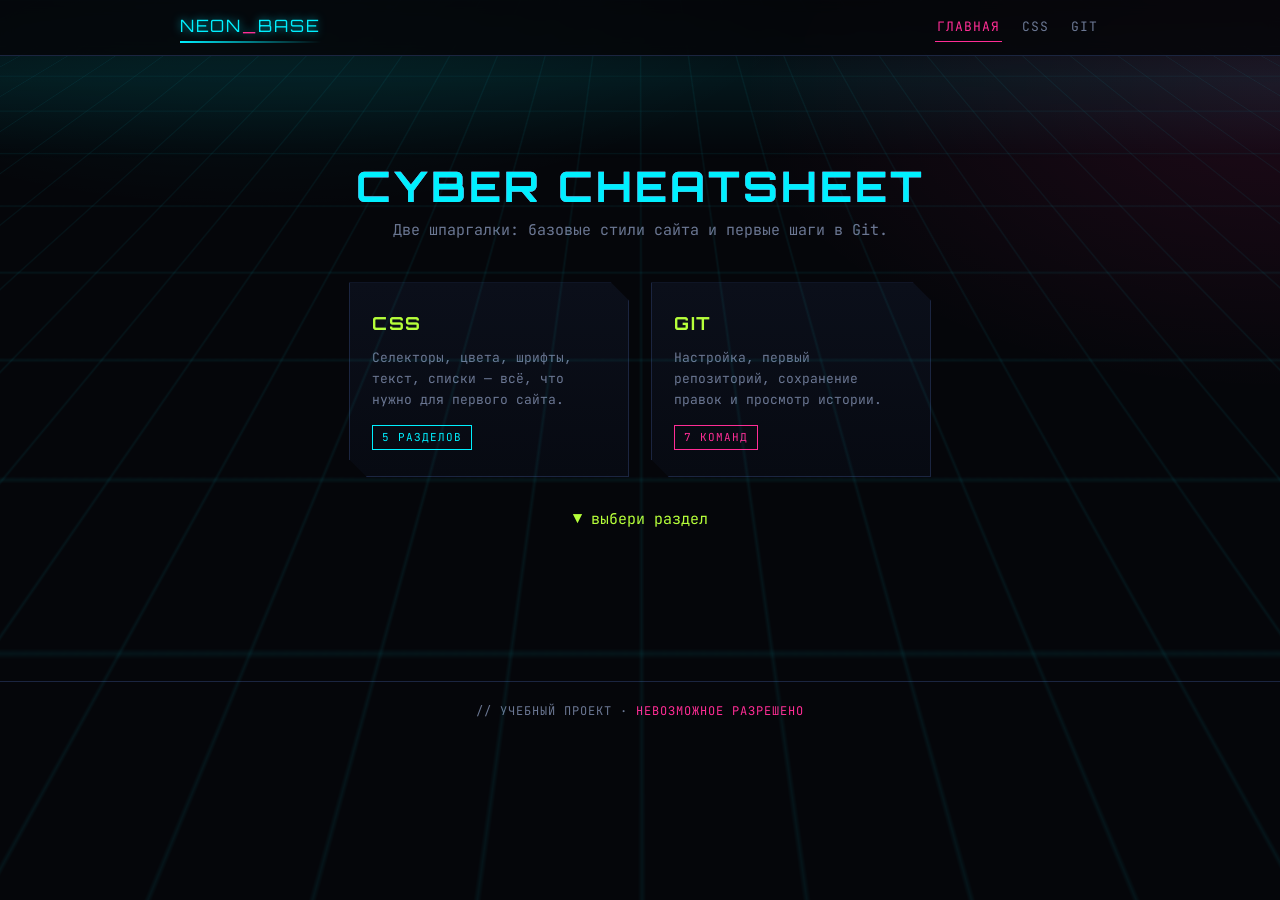
<file: index.html>
<!DOCTYPE html>
<html lang="ru">
<head>
    <meta charset="UTF-8">
    <meta name="viewport" content="width=device-width, initial-scale=1.0">
    <title>// КИБЕР-ШПАРГАЛКА — CSS и Git</title>

    <!-- Шрифты с Google Fonts. Если интернета нет — сработают запасные
         шрифты, указанные в переменных --font-head и --font-mono в style.css -->
    <link rel="preconnect" href="https://fonts.googleapis.com">
    <link rel="preconnect" href="https://fonts.gstatic.com" crossorigin>
    <link href="https://fonts.googleapis.com/css2?family=Orbitron:wght@500;700&family=JetBrains+Mono:wght@400;700&display=swap" rel="stylesheet">

    <link rel="stylesheet" href="style.css">
</head>
<body>

    <!-- Бегущая полоса сканирования — чисто декоративная -->
    <div class="scanline" aria-hidden="true"></div>

    <!-- ШАПКА -->
    <header class="topbar">
        <div class="topbar__inner">
            <a class="logo" href="index.html">NEON<span>_</span>BASE</a>
            <nav class="nav">
                <a href="index.html" class="active">Главная</a>
                <a href="css.html">CSS</a>
                <a href="git.html">Git</a>
            </nav>
        </div>
    </header>

    <main class="wrap">

        <!-- ГЕРОЙ -->
        <section class="hero">
            <!-- Для глитч-эффекта текст дублируется в атрибуте data-text -->
            <h1 id="qq" class="glitch" data-text="CYBER CHEATSHEET">CYBER CHEATSHEET</h1>
            <p class="lead">Две шпаргалки: базовые стили сайта и первые шаги в Git.</p>

            <div class="hero__cards">

                <!-- Карточка-ссылка на шпаргалку CSS -->
                <a class="card hero__card" href="css.html">
                    <h3>CSS</h3>
                    <p>Селекторы, цвета, шрифты, текст, списки — всё, что нужно для первого сайта.</p>
                    <span class="tag">5 разделов</span>
                </a>

                <!-- Карточка-ссылка на шпаргалку Git -->
                <a class="card hero__card" href="git.html">
                    <h3>GIT</h3>
                    <p>Настройка, первый репозиторий, сохранение правок и просмотр истории.</p>
                    <span class="tag tag--magenta">7 команд</span>
                </a>

            </div>

            <p class="blink">▼ выбери раздел</p>
        </section>

    </main>

    <footer class="footer">
        <div class="wrap">// УЧЕБНЫЙ ПРОЕКТ · <span>НЕВОЗМОЖНОЕ РАЗРЕШЕНО</span></div>
    </footer>

</body>
</html>
</file>
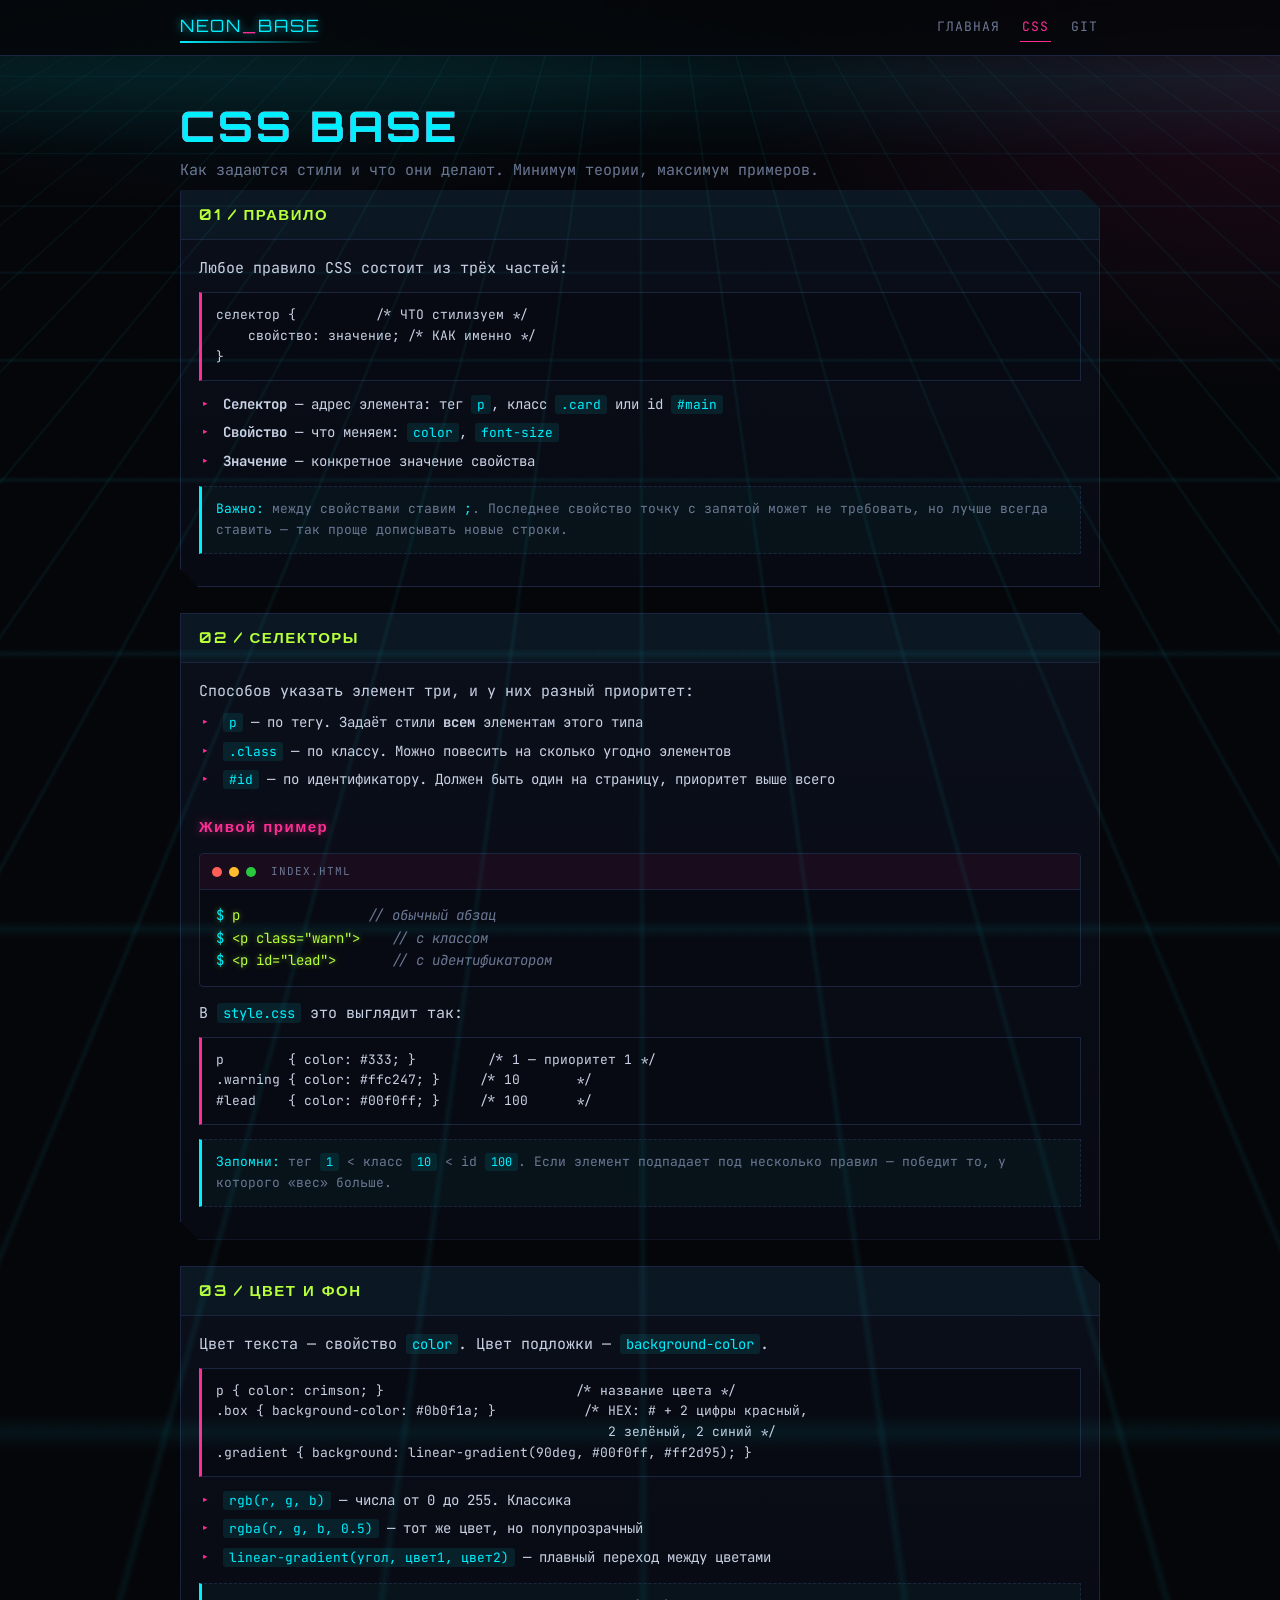
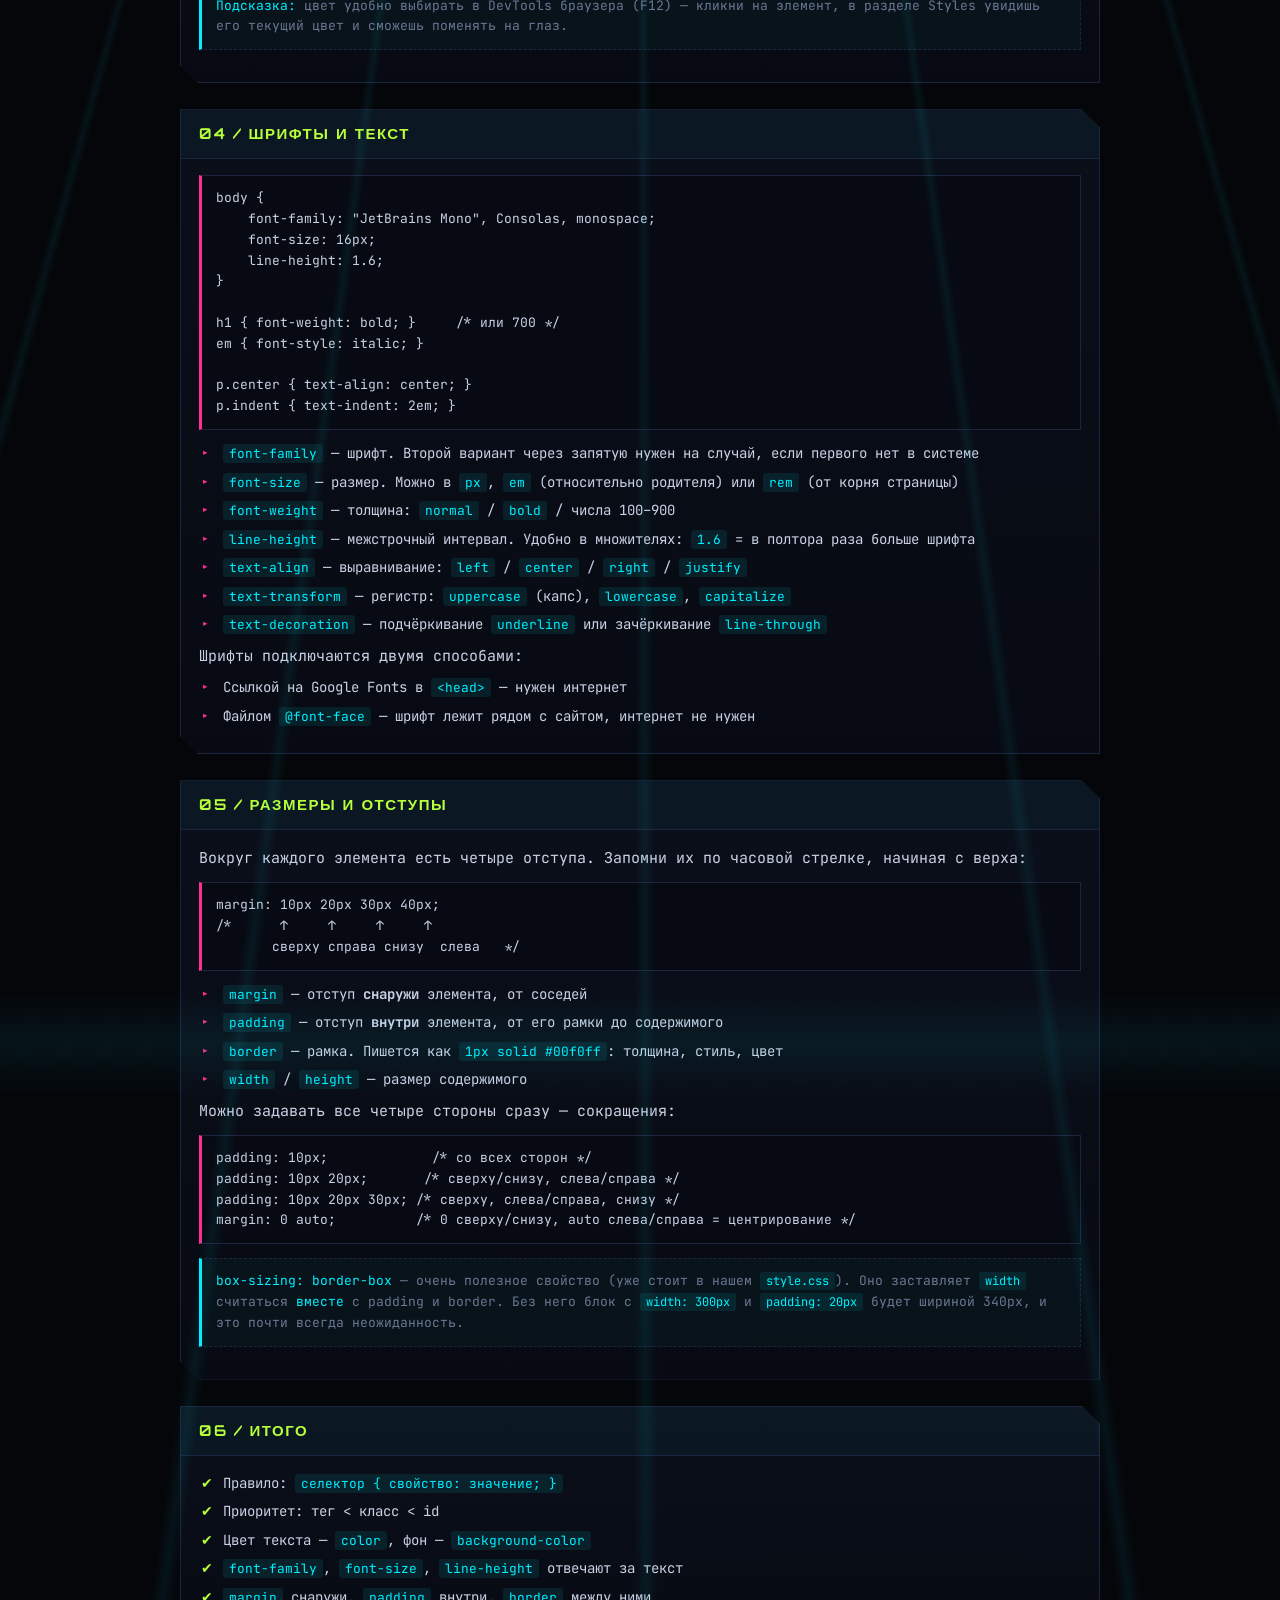
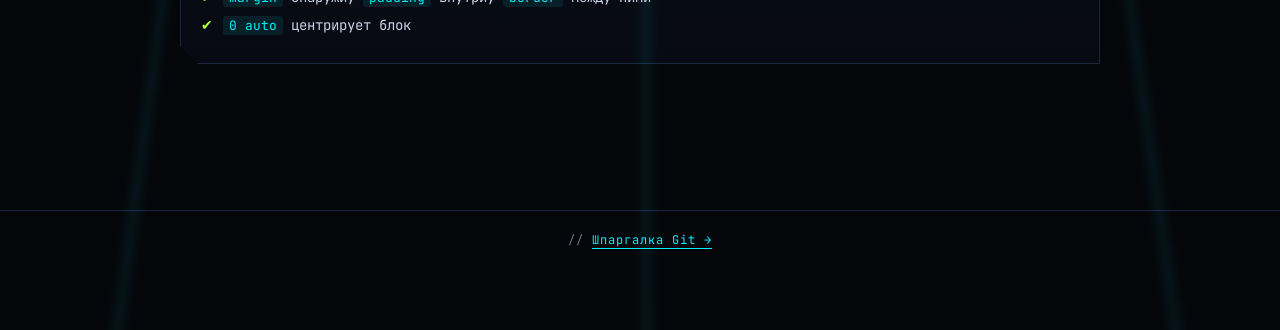
<file: css.html>
<!DOCTYPE html>
<html lang="ru">
<head>
    <meta charset="UTF-8">
    <meta name="viewport" content="width=device-width, initial-scale=1.0">
    <title>CSS — базовая шпаргалка</title>

    <link rel="preconnect" href="https://fonts.googleapis.com">
    <link rel="preconnect" href="https://fonts.gstatic.com" crossorigin>
    <link href="https://fonts.googleapis.com/css2?family=Orbitron:wght@500;700&family=JetBrains+Mono:wght@400;700&display=swap" rel="stylesheet">

    <link rel="stylesheet" href="style.css">
</head>
<body>

    <div class="scanline" aria-hidden="true"></div>

    <header class="topbar">
        <div class="topbar__inner">
            <a class="logo" href="index.html">NEON<span>_</span>BASE</a>
            <nav class="nav">
                <a href="index.html">Главная</a>
                <a href="css.html" class="active">CSS</a>
                <a href="git.html">Git</a>
            </nav>
        </div>
    </header>

    <main class="wrap">

        <h1 class="glitch" data-text="CSS BASE">CSS BASE</h1>
        <p class="lead">Как задаются стили и что они делают. Минимум теории, максимум примеров.</p>

        <!-- ============ 1. СТРУКТУРА ПРАВИЛА ============ -->
        <section class="panel">
            <div class="panel__head"><h3>01 / Правило</h3></div>
            <div class="panel__body">

                <p>Любое правило CSS состоит из трёх частей:</p>

                <pre>селектор {          /* ЧТО стилизуем */
    свойство: значение; /* КАК именно */
}</pre>

                <ul class="list">
                    <li><b>Селектор</b> — адрес элемента: тег <code>p</code>, класс <code>.card</code> или id <code>#main</code></li>
                    <li><b>Свойство</b> — что меняем: <code>color</code>, <code>font-size</code></li>
                    <li><b>Значение</b> — конкретное значение свойства</li>
                </ul>

                <div class="hint">
                    <b>Важно:</b> между свойствами ставим <b>;</b>. Последнее свойство точку с запятой может не требовать,
                    но лучше всегда ставить — так проще дописывать новые строки.
                </div>

            </div>
        </section>

        <!-- ============ 2. СЕЛЕКТОРЫ ============ -->
        <section class="panel">
            <div class="panel__head"><h3>02 / Селекторы</h3></div>
            <div class="panel__body">

                <p>Способов указать элемент три, и у них разный приоритет:</p>

                <ul class="list">
                    <li><code>p</code> — по тегу. Задаёт стили <b>всем</b> элементам этого типа</li>
                    <li><code>.class</code> — по классу. Можно повесить на сколько угодно элементов</li>
                    <li><code>#id</code> — по идентификатору. Должен быть один на страницу, приоритет выше всего</li>
                </ul>

                <h2>Живой пример</h2>

                <div class="terminal">
                    <div class="terminal__bar">
                        <span class="dot dot--red"></span>
                        <span class="dot dot--amber"></span>
                        <span class="dot dot--green"></span>
                        <span class="terminal__title">index.html</span>
                    </div>
                    <div class="terminal__body"><span class="cmd">p</span>              <span class="cmd__comment">// обычный абзац</span>
<span class="cmd">&lt;p class="warn"&gt;</span>  <span class="cmd__comment">// с классом</span>
<span class="cmd">&lt;p id="lead"&gt;</span>     <span class="cmd__comment">// с идентификатором</span></div></div>

                <p>В <code>style.css</code> это выглядит так:</p>

                <pre>p        { color: #333; }         /* 1 — приоритет 1 */
.warning { color: #ffc247; }     /* 10       */
#lead    { color: #00f0ff; }     /* 100      */</pre>

                <div class="hint">
                    <b>Запомни:</b> тег <code>1</code> &lt; класс <code>10</code> &lt; id <code>100</code>.
                    Если элемент подпадает под несколько правил — победит то, у которого «вес» больше.
                </div>

            </div>
        </section>

        <!-- ============ 3. ЦВЕТА И ФОН ============ -->
        <section class="panel">
            <div class="panel__head"><h3>03 / Цвет и фон</h3></div>
            <div class="panel__body">

                <p>Цвет текста — свойство <code>color</code>. Цвет подложки — <code>background-color</code>.</p>

                <pre>p { color: crimson; }                        /* название цвета */
.box { background-color: #0b0f1a; }           /* HEX: # + 2 цифры красный,
                                                 2 зелёный, 2 синий */
.gradient { background: linear-gradient(90deg, #00f0ff, #ff2d95); }</pre>

                <ul class="list">
                    <li><code>rgb(r, g, b)</code> — числа от 0 до 255. Классика</li>
                    <li><code>rgba(r, g, b, 0.5)</code> — тот же цвет, но полупрозрачный</li>
                    <li><code>linear-gradient(угол, цвет1, цвет2)</code> — плавный переход между цветами</li>
                </ul>

                <div class="hint">
                    <b>Подсказка:</b> цвет удобно выбирать в DevTools браузера (F12) — кликни на элемент,
                    в разделе Styles увидишь его текущий цвет и сможешь поменять на глаз.
                </div>

            </div>
        </section>

        <!-- ============ 4. ШРИФТЫ И ТЕКСТ ============ -->
        <section class="panel">
            <div class="panel__head"><h3>04 / Шрифты и текст</h3></div>
            <div class="panel__body">

                <pre>body {
    font-family: "JetBrains Mono", Consolas, monospace;
    font-size: 16px;
    line-height: 1.6;
}

h1 { font-weight: bold; }     /* или 700 */
em { font-style: italic; }

p.center { text-align: center; }
p.indent { text-indent: 2em; }</pre>

                <ul class="list">
                    <li><code>font-family</code> — шрифт. Второй вариант через запятую нужен на случай, если первого нет в системе</li>
                    <li><code>font-size</code> — размер. Можно в <code>px</code>, <code>em</code> (относительно родителя) или <code>rem</code> (от корня страницы)</li>
                    <li><code>font-weight</code> — толщина: <code>normal</code> / <code>bold</code> / числа 100–900</li>
                    <li><code>line-height</code> — межстрочный интервал. Удобно в множителях: <code>1.6</code> = в полтора раза больше шрифта</li>
                    <li><code>text-align</code> — выравнивание: <code>left</code> / <code>center</code> / <code>right</code> / <code>justify</code></li>
                    <li><code>text-transform</code> — регистр: <code>uppercase</code> (капс), <code>lowercase</code>, <code>capitalize</code></li>
                    <li><code>text-decoration</code> — подчёркивание <code>underline</code> или зачёркивание <code>line-through</code></li>
                </ul>

                <p>Шрифты подключаются двумя способами:</p>
                <ul class="list">
                    <li>Ссылкой на Google Fonts в <code>&lt;head&gt;</code> — нужен интернет</li>
                    <li>Файлом <code>@font-face</code> — шрифт лежит рядом с сайтом, интернет не нужен</li>
                </ul>

            </div>
        </section>

        <!-- ============ 5. РАЗМЕРЫ И ОТСТУПЫ ============ -->
        <section class="panel">
            <div class="panel__head"><h3>05 / Размеры и отступы</h3></div>
            <div class="panel__body">

                <p>Вокруг каждого элемента есть четыре отступа. Запомни их по часовой стрелке, начиная с верха:</p>

                <pre>margin: 10px 20px 30px 40px;
/*      ↑     ↑     ↑     ↑
       сверху справа снизу  слева   */</pre>

                <ul class="list">
                    <li><code>margin</code> — отступ <b>снаружи</b> элемента, от соседей</li>
                    <li><code>padding</code> — отступ <b>внутри</b> элемента, от его рамки до содержимого</li>
                    <li><code>border</code> — рамка. Пишется как <code>1px solid #00f0ff</code>: толщина, стиль, цвет</li>
                    <li><code>width</code> / <code>height</code> — размер содержимого</li>
                </ul>

                <p>Можно задавать все четыре стороны сразу — сокращения:</p>

                <pre>padding: 10px;             /* со всех сторон */
padding: 10px 20px;       /* сверху/снизу, слева/справа */
padding: 10px 20px 30px; /* сверху, слева/справа, снизу */
margin: 0 auto;          /* 0 сверху/снизу, auto слева/справа = центрирование */</pre>

                <div class="hint">
                    <b>box-sizing: border-box</b> — очень полезное свойство (уже стоит в нашем <code>style.css</code>).
                    Оно заставляет <code>width</code> считаться <b>вместе</b> с padding и border.
                    Без него блок с <code>width: 300px</code> и <code>padding: 20px</code> будет шириной 340px,
                    и это почти всегда неожиданность.
                </div>

            </div>
        </section>

        <!-- ============ ЧЕКЛИСТ ============ -->
        <section class="panel">
            <div class="panel__head"><h3>06 / Итого</h3></div>
            <div class="panel__body">
                <ul class="list list--ok">
                    <li>Правило: <code>селектор { свойство: значение; }</code></li>
                    <li>Приоритет: тег &lt; класс &lt; id</li>
                    <li>Цвет текста — <code>color</code>, фон — <code>background-color</code></li>
                    <li><code>font-family</code>, <code>font-size</code>, <code>line-height</code> отвечают за текст</li>
                    <li><code>margin</code> снаружи, <code>padding</code> внутри, <code>border</code> между ними</li>
                    <li><code>0 auto</code> центрирует блок</li>
                </ul>
            </div>
        </section>

    </main>

    <footer class="footer">
        <div class="wrap">// <a href="git.html">Шпаргалка Git →</a></div>
    </footer>

</body>
</html>
</file>
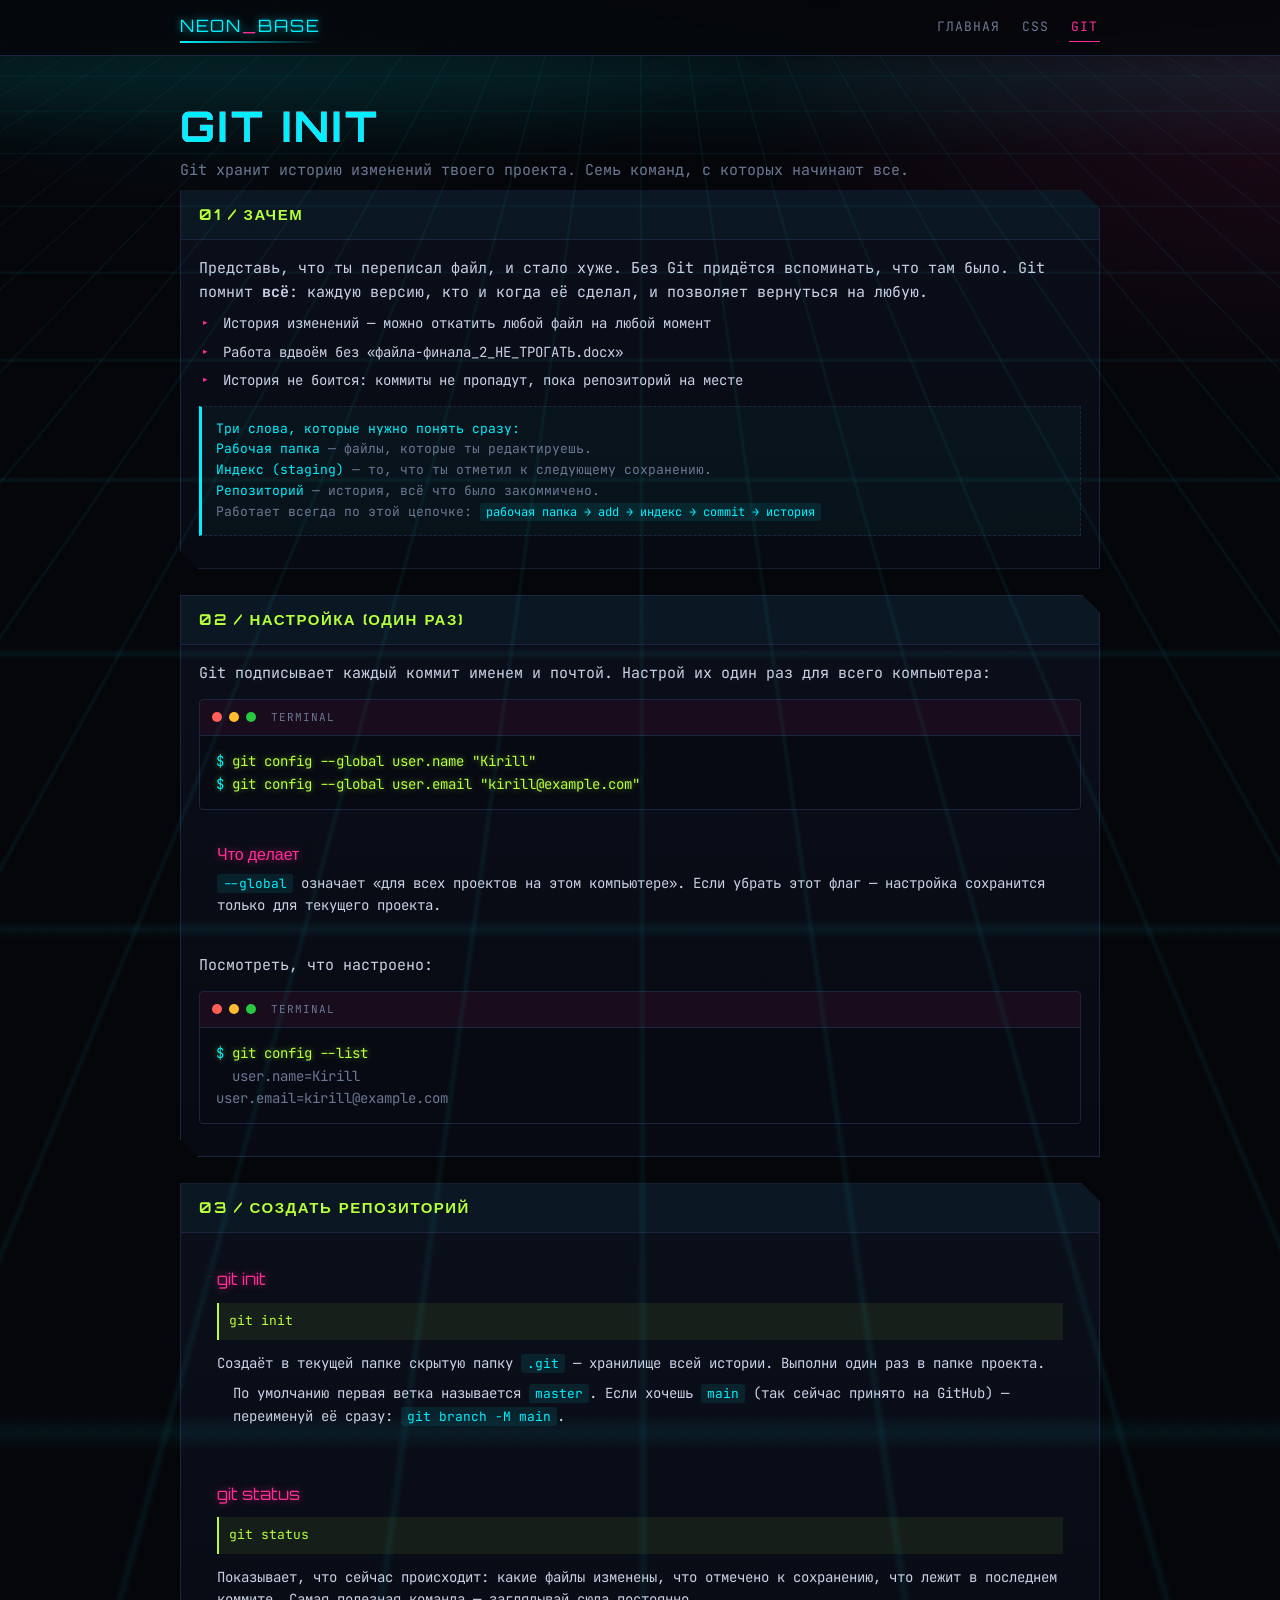
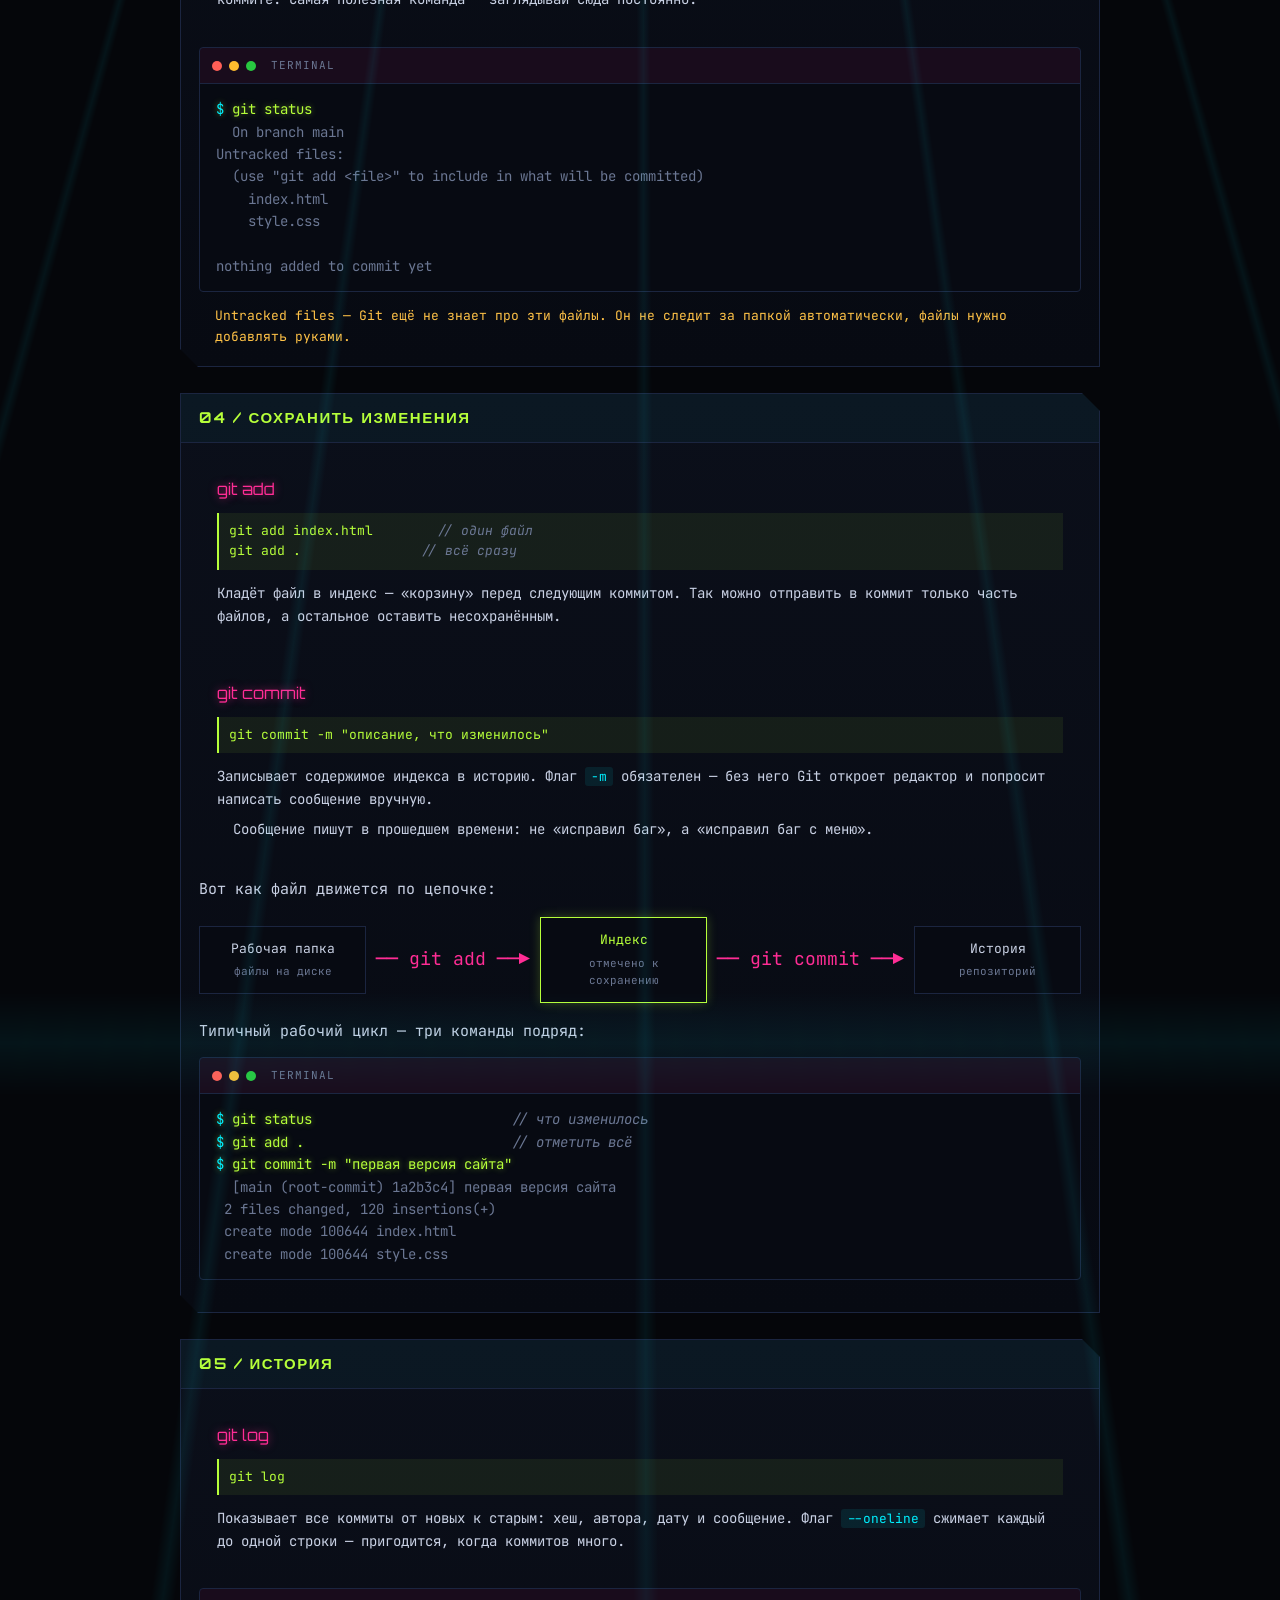
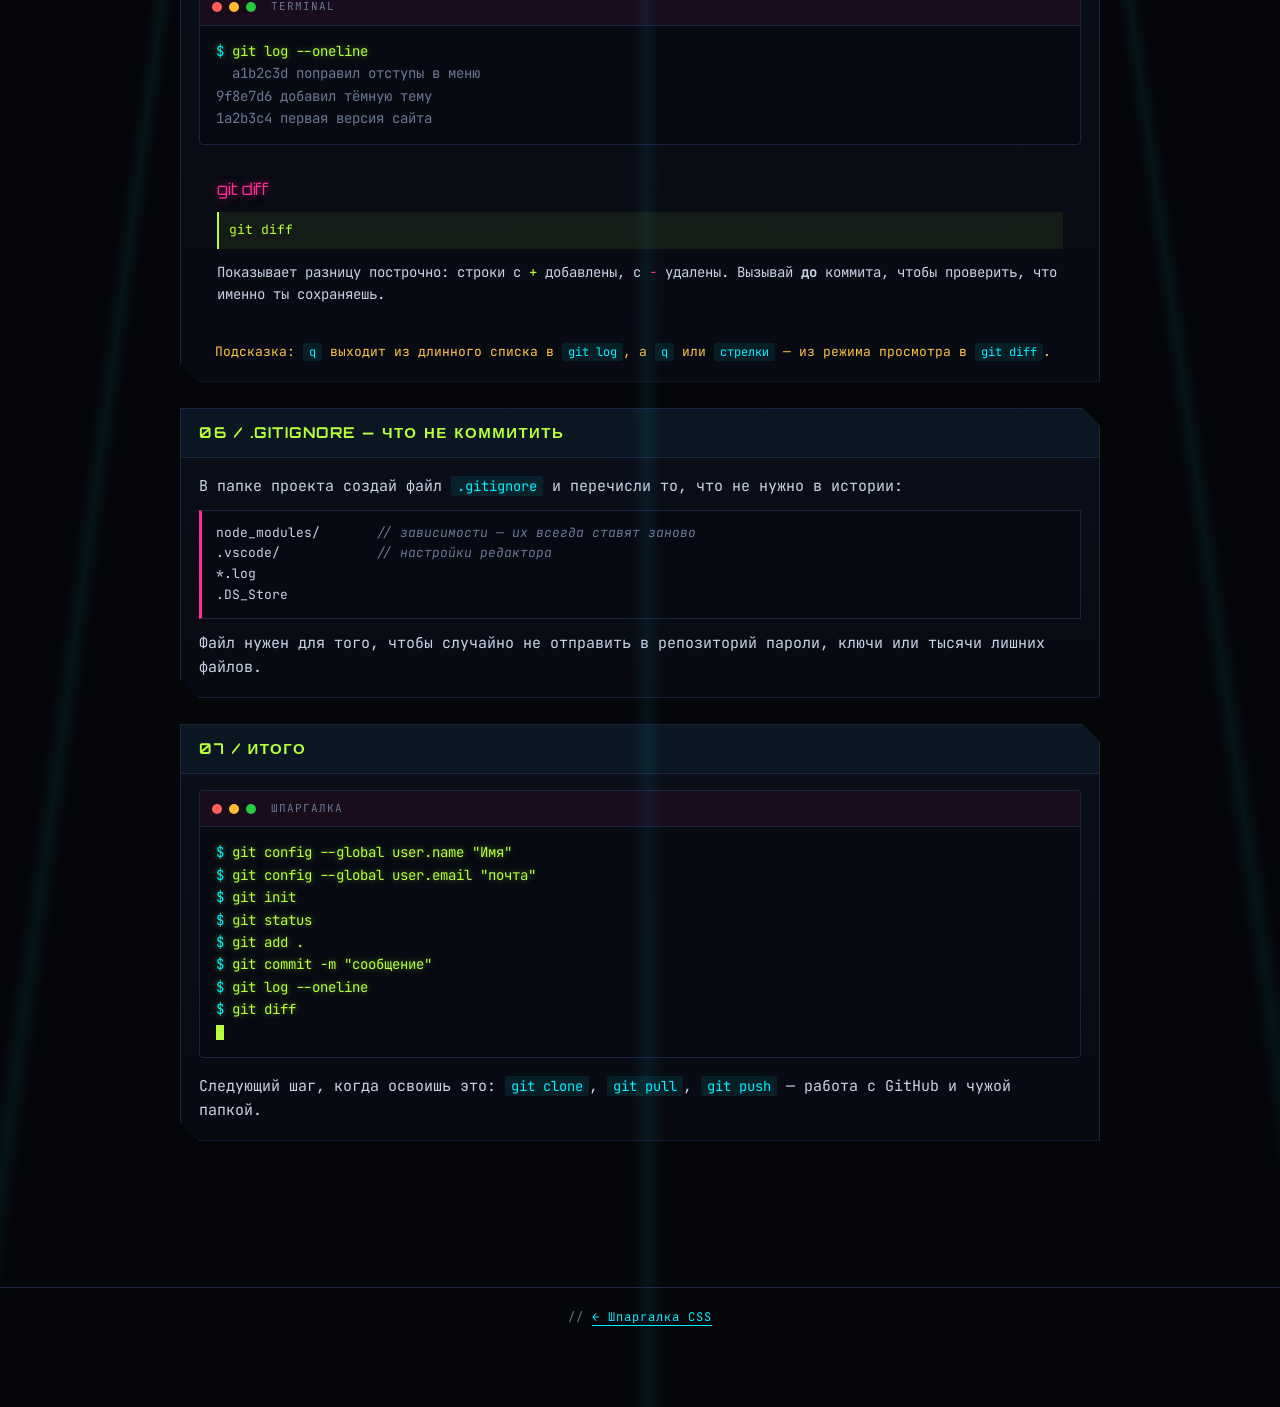
<file: git.html>
<!DOCTYPE html>
<html lang="ru">
<head>
    <meta charset="UTF-8">
    <meta name="viewport" content="width=device-width, initial-scale=1.0">
    <title>Git — основы основ</title>

    <link rel="preconnect" href="https://fonts.googleapis.com">
    <link rel="preconnect" href="https://fonts.gstatic.com" crossorigin>
    <link href="https://fonts.googleapis.com/css2?family=Orbitron:wght@500;700&family=JetBrains+Mono:wght@400;700&display=swap" rel="stylesheet">

    <link rel="stylesheet" href="style.css">
</head>
<body>

    <div class="scanline" aria-hidden="true"></div>

    <header class="topbar">
        <div class="topbar__inner">
            <a class="logo" href="index.html">NEON<span>_</span>BASE</a>
            <nav class="nav">
                <a href="index.html">Главная</a>
                <a href="css.html">CSS</a>
                <a href="git.html" class="active">Git</a>
            </nav>
        </div>
    </header>

    <main class="wrap">

        <h1 class="glitch" data-text="GIT INIT">GIT INIT</h1>
        <p class="lead">Git хранит историю изменений твоего проекта. Семь команд, с которых начинают все.</p>

        <!-- ============ 1. ЗАЧЕМ НУЖЕН GIT ============ -->
        <section class="panel">
            <div class="panel__head"><h3>01 / Зачем</h3></div>
            <div class="panel__body">

                <p>Представь, что ты переписал файл, и стало хуже. Без Git придётся вспоминать, что там было. Git помнит <b>всё</b>: каждую версию, кто и когда её сделал, и позволяет вернуться на любую.</p>

                <ul class="list">
                    <li>История изменений — можно откатить любой файл на любой момент</li>
                    <li>Работа вдвоём без «файла-финала_2_НЕ_ТРОГАТЬ.docx»</li>
                    <li>История не боится: коммиты не пропадут, пока репозиторий на месте</li>
                </ul>

                <div class="hint">
                    <b>Три слова, которые нужно понять сразу:</b><br>
                    <b>Рабочая папка</b> — файлы, которые ты редактируешь.<br>
                    <b>Индекс (staging)</b> — то, что ты отметил к следующему сохранению.<br>
                    <b>Репозиторий</b> — история, всё что было закоммичено.<br>
                    Работает всегда по этой цепочке: <code>рабочая папка → add → индекс → commit → история</code>
                </div>

            </div>
        </section>

        <!-- ============ 2. НАСТРОЙКА ============ -->
        <section class="panel">
            <div class="panel__head"><h3>02 / Настройка (один раз)</h3></div>
            <div class="panel__body">

                <p>Git подписывает каждый коммит именем и почтой. Настрой их один раз для всего компьютера:</p>

                <div class="terminal">
                    <div class="terminal__bar">
                        <span class="dot dot--red"></span>
                        <span class="dot dot--amber"></span>
                        <span class="dot dot--green"></span>
                        <span class="terminal__title">terminal</span>
                    </div>
                    <div class="terminal__body"><span class="cmd">git config --global user.name "Kirill"</span>
<span class="cmd">git config --global user.email "kirill@example.com"</span></div></div>

                <div class="cmdcard">
                    <div class="cmdcard__name">Что делает</div>
                    <p><code>--global</code> означает «для всех проектов на этом компьютере». Если убрать этот флаг — настройка сохранится только для текущего проекта.</p>
                </div>

                <p>Посмотреть, что настроено:</p>

                <div class="terminal">
                    <div class="terminal__bar">
                        <span class="dot dot--red"></span>
                        <span class="dot dot--amber"></span>
                        <span class="dot dot--green"></span>
                        <span class="terminal__title">terminal</span>
                    </div>
                    <div class="terminal__body"><span class="cmd">git config --list</span>
<span class="out">user.name=Kirill
user.email=kirill@example.com</span></div></div>

            </div>
        </section>

        <!-- ============ 3. ПЕРВЫЙ РЕПОЗИТОРИЙ ============ -->
        <section class="panel">
            <div class="panel__head"><h3>03 / Создать репозиторий</h3></div>
            <div class="panel__body">

                <div class="cmdcard">
                    <div class="cmdcard__name">git init</div>
                    <div class="cmdcard__syntax">git init</div>
                    <p>Создаёт в текущей папке скрытую папку <code>.git</code> — хранилище всей истории. Выполни один раз в папке проекта.</p>
                    <p class="note">По умолчанию первая ветка называется <code>master</code>. Если хочешь <code>main</code> (так сейчас принято на GitHub) — переименуй её сразу: <code>git branch -M main</code>.</p>
                </div>

                <div class="cmdcard">
                    <div class="cmdcard__name">git status</div>
                    <div class="cmdcard__syntax">git status</div>
                    <p>Показывает, что сейчас происходит: какие файлы изменены, что отмечено к сохранению, что лежит в последнем коммите. Самая полезная команда — заглядывай сюда постоянно.</p>
                </div>

                <div class="terminal">
                    <div class="terminal__bar">
                        <span class="dot dot--red"></span>
                        <span class="dot dot--amber"></span>
                        <span class="dot dot--green"></span>
                        <span class="terminal__title">terminal</span>
                    </div>
                    <div class="terminal__body"><span class="cmd">git status</span>
<span class="out">On branch main
Untracked files:
  (use "git add &lt;file&gt;" to include in what will be committed)
    index.html
    style.css

nothing added to commit yet</span></div></div>

                <p class="note">Untracked files — Git ещё не знает про эти файлы. Он не следит за папкой автоматически, файлы нужно добавлять руками.</p>

            </div>
        </section>

        <!-- ============ 4. СОХРАНЕНИЕ: add + commit ============ -->
        <section class="panel">
            <div class="panel__head"><h3>04 / Сохранить изменения</h3></div>
            <div class="panel__body">

                <div class="cmdcard">
                    <div class="cmdcard__name">git add</div>
                    <div class="cmdcard__syntax">git add index.html      <span class="cmd__comment">// один файл</span>
git add .             <span class="cmd__comment">// всё сразу</span></div>
                    <p>Кладёт файл в индекс — «корзину» перед следующим коммитом. Так можно отправить в коммит только часть файлов, а остальное оставить несохранённым.</p>
                </div>

                <div class="cmdcard">
                    <div class="cmdcard__name">git commit</div>
                    <div class="cmdcard__syntax">git commit -m "описание, что изменилось"</div>
                    <p>Записывает содержимое индекса в историю. Флаг <code>-m</code> обязателен — без него Git откроет редактор и попросит написать сообщение вручную.</p>
                    <p class="note">Сообщение пишут в прошедшем времени: не «исправил баг», а «исправил баг с меню».</p>
                </div>

                <p>Вот как файл движется по цепочке:</p>

                <div class="flow">
                    <div class="flow__box">Рабочая папка<small>файлы на диске</small></div>
                    <span class="flow__arrow">── git add ──▶</span>
                    <div class="flow__box flow__box--active">Индекс<small>отмечено к сохранению</small></div>
                    <span class="flow__arrow">── git commit ──▶</span>
                    <div class="flow__box">История<small>репозиторий</small></div>
                </div>

                <p>Типичный рабочий цикл — три команды подряд:</p>

                <div class="terminal">
                    <div class="terminal__bar">
                        <span class="dot dot--red"></span>
                        <span class="dot dot--amber"></span>
                        <span class="dot dot--green"></span>
                        <span class="terminal__title">terminal</span>
                    </div>
                    <div class="terminal__body"><span class="cmd">git status</span>                       <span class="cmd__comment">// что изменилось</span>
<span class="cmd">git add .</span>                        <span class="cmd__comment">// отметить всё</span>
<span class="cmd">git commit -m "первая версия сайта"</span>
<span class="out">[main (root-commit) 1a2b3c4] первая версия сайта
 2 files changed, 120 insertions(+)
 create mode 100644 index.html
 create mode 100644 style.css</span></div></div>

            </div>
        </section>

        <!-- ============ 5. ИСТОРИЯ ============ -->
        <section class="panel">
            <div class="panel__head"><h3>05 / История</h3></div>
            <div class="panel__body">

                <div class="cmdcard">
                    <div class="cmdcard__name">git log</div>
                    <div class="cmdcard__syntax">git log</div>
                    <p>Показывает все коммиты от новых к старым: хеш, автора, дату и сообщение. Флаг <code>--oneline</code> сжимает каждый до одной строки — пригодится, когда коммитов много.</p>
                </div>

                <div class="terminal">
                    <div class="terminal__bar">
                        <span class="dot dot--red"></span>
                        <span class="dot dot--amber"></span>
                        <span class="dot dot--green"></span>
                        <span class="terminal__title">terminal</span>
                    </div>
                    <div class="terminal__body"><span class="cmd">git log --oneline</span>
<span class="out">a1b2c3d поправил отступы в меню
9f8e7d6 добавил тёмную тему
1a2b3c4 первая версия сайта</span></div></div>

                <div class="cmdcard">
                    <div class="cmdcard__name">git diff</div>
                    <div class="cmdcard__syntax">git diff</div>
                    <p>Показывает разницу построчно: строки с <span class="plus">+</span> добавлены, с <span class="minus">−</span> удалены. Вызывай <b>до</b> коммита, чтобы проверить, что именно ты сохраняешь.</p>
                </div>

                <p class="note">Подсказка: <code>q</code> выходит из длинного списка в <code>git log</code>, а <code>q</code> или <code>стрелки</code> — из режима просмотра в <code>git diff</code>.</p>

            </div>
        </section>

        <!-- ============ 6. GITIGNORE ============ -->
        <section class="panel">
            <div class="panel__head"><h3>06 / .gitignore — что не коммитить</h3></div>
            <div class="panel__body">

                <p>В папке проекта создай файл <code>.gitignore</code> и перечисли то, что не нужно в истории:</p>

                <pre>node_modules/     <span class="cmd__comment">// зависимости — их всегда ставят заново</span>
.vscode/          <span class="cmd__comment">// настройки редактора</span>
*.log
.DS_Store</pre>

                <p>Файл нужен для того, чтобы случайно не отправить в репозиторий пароли, ключи или тысячи лишних файлов.</p>

            </div>
        </section>

        <!-- ============ ИТОГО ============ -->
        <section class="panel">
            <div class="panel__head"><h3>07 / Итого</h3></div>
            <div class="panel__body">

                <div class="terminal">
                    <div class="terminal__bar">
                        <span class="dot dot--red"></span>
                        <span class="dot dot--amber"></span>
                        <span class="dot dot--green"></span>
                        <span class="terminal__title">шпаргалка</span>
                    </div>
                    <div class="terminal__body"><span class="cmd">git config --global user.name "Имя"</span>
<span class="cmd">git config --global user.email "почта"</span>
<span class="cmd">git init</span>
<span class="cmd">git status</span>
<span class="cmd">git add .</span>
<span class="cmd">git commit -m "сообщение"</span>
<span class="cmd">git log --oneline</span>
<span class="cmd">git diff</span>
<span class="caret"></span></div></div>

                <p class="mt-16">Следующий шаг, когда освоишь это: <code>git clone</code>, <code>git pull</code>, <code>git push</code> — работа с GitHub и чужой папкой.</p>

            </div>
        </section>

    </main>

    <footer class="footer">
        <div class="wrap">// <a href="css.html">← Шпаргалка CSS</a></div>
    </footer>

</body>
</html>
</file>
<file: style.css>
/* =========================================================
   KIBERPANK // ШПАРГАЛКИ CSS + GIT
   Общий файл стилей для всех страниц.
   ---------------------------------------------------------
   Шаблон правила CSS:

       селектор {
           свойство: значение;
       }

   Всё оформление построено на CSS-переменных (--cyan, --magenta и т.д.),
   поэтому цвет свечения меняется в одном месте — в блоке :root ниже.
   ========================================================= */


/* ---------- CSS-ПЕРЕМЕННЫЕ ---------- */
/* Значения, которые повторяются по всему файлу, выносим в переменные.
   Обращаться к ним: color: var(--cyan); */
:root {
    --bg: #05060a;                                   /* почти чёрный фон с синим оттенком */
    --bg-panel: #0b0f1a;                             /* фон панелей */
    --bg-inset: #070a12;                             /* фон «внутренних» блоков, терминалов */

    --cyan: #00f0ff;                                 /* основной неоновый акцент */
    --magenta: #ff2d95;                              /* второй акцент, для глитча */
    --lime: #b6ff3a;                                 /* зелёный — команды терминала, «успех» */
    --amber: #ffc247;                                /* жёлтый — предупреждения */

    --text: #c9d1e4;                                 /* основной текст */
    --dim: #6b7793;                                  /* приглушённый текст */
    --line: #1b2540;                                 /* цвет рамок */

    --font-head: "Orbitron", "Impact", sans-serif;   /* заголовки */
    --font-mono: "JetBrains Mono", "Consolas", "Courier New", monospace; /* код и текст */
}


/* ---------- СБРОС СТИЛЕЙ БРАУЗЕРА ---------- */
/* Убираем стандартные отступы, чтобы размеры считать предсказуемо */
*,
*::before,
*::after {
    box-sizing: border-box;   /* padding и border входят в ширину элемента */
    margin: 0;
    padding: 0;
}

html {
    scroll-behavior: smooth;  /* плавная прокрутка к якорям */
}

body {
    /* Шрифт и базовый цвет */
    font-family: var(--font-mono);
    font-size: 15px;
    line-height: 1.6;
    color: var(--text);
    background-color: var(--bg);

    /* Поверх фона — «дымка» от неона */
    background-image:
        radial-gradient(1000px 500px at 20% -10%, rgba(0, 240, 255, 0.10), transparent 60%),
        radial-gradient(900px 500px at 100% 10%, rgba(255, 45, 149, 0.10), transparent 60%);

    background-attachment: fixed;   /* фон не скроллится вместе со страницей */
    min-height: 100vh;
    overflow-x: hidden;
}


/* ---------- ФОН-СЕТКА В ПЕРСПЕКТИВЕ ---------- */
/* Псевдоэлемент body::before рисует сетку, уходящую вниз как «пол» */
body::before {
    content: "";
    position: fixed;
    inset: 0;
    background-image:
        linear-gradient(rgba(0, 240, 255, 0.06) 1px, transparent 1px),
        linear-gradient(90deg, rgba(0, 240, 255, 0.06) 1px, transparent 1px);
    background-size: 40px 40px;

    /* наклоняем сетку вниз, создаём иллюзию глубины */
    transform: perspective(500px) rotateX(60deg);
    transform-origin: top center;
    animation: grid-move 5s linear infinite;

    pointer-events: none;   /* сетка не мешает кликать по элементам */
    z-index: 0;
}

@keyframes grid-move {
    to { background-position: 0 40px, 0 0; }   /* сдвигаем сетку вниз — иллюзия движения */
}


/* ---------- ЭФФЕКТ ПЕЛОСЫ СКАНИРОВАНИЯ ---------- */
/* Полоска, которая медленно идёт сверху вниз по экрану */
.scanline {
    position: fixed;
    top: 0;
    left: 0;
    right: 0;
    height: 160px;
    background: linear-gradient(to bottom, transparent, rgba(0, 240, 255, 0.07), transparent);
    animation: sweep 7s linear infinite;
    pointer-events: none;
    z-index: 8;   /* поверх контента, но под меню */
}

@keyframes sweep {
    0%   { transform: translateY(-160px); }
    100% { transform: translateY(100vh); }
}


/* ---------- СОДЕРЖИМОЕ ПОВЕРХ ФОНА ---------- */
/* Контейнер: max-width ограничивает ширину, margin:auto центрирует */
.wrap {
    position: relative;
    z-index: 1;   /* контент выше фона-сетки */
    max-width: 960px;
    margin: 0 auto;
    padding: 0 20px 60px;
}


/* ---------- ШАПКА С НАВИГАЦИЕЙ ---------- */
.topbar {
    position: sticky;
    top: 0;
    z-index: 10;
    background: rgba(5, 6, 10, 0.85);
    border-bottom: 1px solid var(--line);
    backdrop-filter: blur(8px);
}

.topbar__inner {
    max-width: 960px;
    margin: 0 auto;
    padding: 12px 20px;
    display: flex;
    flex-wrap: wrap;
    gap: 10px 24px;
    align-items: center;
    justify-content: space-between;
}

.logo {
    font-family: var(--font-head);
    font-size: 17px;
    letter-spacing: 2px;
    color: var(--cyan);
    text-shadow: 0 0 8px rgba(0, 240, 255, 0.7);
    text-decoration: none;
    animation: flicker 4s infinite;   /* лампа слегка мигает */
}

#qq{
    color: #12a9c1;
}

.logo span { color: var(--magenta); }

/* Неоновое подчёркивание под логотипом */
.logo::after {
    content: "";
    display: block;
    height: 2px;
    margin-top: 2px;
    background: linear-gradient(90deg, var(--cyan), transparent);
}

.nav {
    display: flex;
    flex-wrap: wrap;
    gap: 8px 18px;
}

.nav a {
    color: var(--dim);
    text-decoration: none;
    font-size: 13px;
    letter-spacing: 1px;
    text-transform: uppercase;
    padding: 4px 2px;
    border-bottom: 1px solid transparent;
    transition: color 0.2s, border-color 0.2s, text-shadow 0.2s;
}

.nav a:hover {
    color: var(--cyan);
    border-color: var(--cyan);
    text-shadow: 0 0 8px rgba(0, 240, 255, 0.8);
}

.nav a.active { color: var(--magenta); border-color: var(--magenta); }


/* ---------- ЗАГОЛОВКИ ---------- */
h1 {
    font-family: var(--font-head);
    font-size: 42px;
    line-height: 1.15;
    letter-spacing: 3px;
    margin: 46px 0 8px;
    color: #eaf6ff;
    text-transform: uppercase;
}

h2 {
    font-family: var(--font-head);
    font-size: 22px;
    letter-spacing: 2px;
    margin: 40px 0 14px;
    color: var(--cyan);
    text-shadow: 0 0 10px rgba(0, 240, 255, 0.5);
}

h3 {
    font-family: var(--font-head);
    font-size: 15px;
    letter-spacing: 1.5px;
    margin: 0;
    color: var(--lime);
    text-transform: uppercase;
}

.lead {
    color: var(--dim);
    margin-bottom: 8px;
}


/* ---------- ГЛИТЧ-ЭФФЕКТ НА ЗАГОЛОВКЕ ---------- */
/* Два псевдоэлемента со сдвигом дают эффект «сбоя изображения» */
.glitch {
    position: relative;
    display: inline-block;
}

.glitch::before,
.glitch::after {
    content: attr(data-text);   /* берём текст из атрибута data-text */
    position: absolute;
    top: 0;
    left: 0;
    width: 100%;
    overflow: hidden;
    pointer-events: none;
}

.glitch::before {
    color: var(--magenta);
    animation: glitch-a 2.6s infinite steps(2, end);
}

.glitch::after {
    color: var(--cyan);
    animation: glitch-b 2.6s infinite steps(2, end);
}

@keyframes glitch-a {
    0%, 92%, 100% { transform: translate(0, 0);        clip-path: inset(0 0 100% 0); }
    93%           { transform: translate(-4px, 2px);  clip-path: inset(10% 0 60% 0); }
    96%           { transform: translate(3px, -2px);  clip-path: inset(45% 0 30% 0); }
}

@keyframes glitch-b {
    0%, 92%, 100% { transform: translate(0, 0);        clip-path: inset(0 0 100% 0); }
    94%           { transform: translate(4px, -2px);  clip-path: inset(25% 0 50% 0); }
    97%           { transform: translate(-3px, 1px);  clip-path: inset(60% 0 15% 0); }
}

/* Мигание неоновой лампочки */
@keyframes flicker {
    0%, 96%, 100% { opacity: 1; }
    97%           { opacity: 0.55; }
    98%           { opacity: 1; }
    99%           { opacity: 0.75; }
}


/* ---------- КАРТОЧКИ ---------- */
/* clip-path срезает углы — фирменный «кибер»-силуэт */
.card,
.panel {
    position: relative;
    background: linear-gradient(180deg, var(--bg-panel), var(--bg-inset));
    border: 1px solid var(--line);
    clip-path: polygon(0 0, calc(100% - 18px) 0, 100% 18px, 100% 100%, 18px 100%, 0 calc(100% - 18px));
    transition: border-color 0.2s, box-shadow 0.2s, transform 0.15s;
}

.card:hover,
.panel:hover {
    border-color: var(--cyan);
    box-shadow: 0 0 12px rgba(0, 240, 255, 0.35);
    transform: translateY(-2px);
}

/* Полоса «света», пробегающая по карточке при наведении */
.card::after {
    content: "";
    position: absolute;
    inset: 0;
    background: linear-gradient(115deg, transparent 30%, rgba(0, 240, 255, 0.14) 50%, transparent 70%);
    transform: translateX(-120%);
    transition: transform 0.6s;
    pointer-events: none;
}

.card:hover::after { transform: translateX(120%); }


/* ---------- ГЕРОЙ (титульная страница) ---------- */
.hero {
    text-align: center;
    padding: 60px 0 30px;
}

.hero__cards {
    display: flex;
    flex-wrap: wrap;
    gap: 22px;
    justify-content: center;
    margin-top: 40px;
}

.hero__card {
    width: 280px;
    padding: 26px 22px;
    text-align: left;
    text-decoration: none;
    color: var(--text);
}

.hero__card h3 { font-size: 18px; margin-bottom: 10px; }

.hero__card p {
    color: var(--dim);
    font-size: 13px;
}

.hero__card .tag { margin-top: 14px; display: inline-block; }

/* Мигающая стрелка под карточками */
.blink {
    display: inline-block;
    margin-top: 30px;
    color: var(--lime);
    animation: pulse 1.4s ease-in-out infinite;
}


/* ---------- ПАНЕЛИ С ЗАГОЛОВКОМ ---------- */
.panel {
    margin-bottom: 26px;
    padding: 0 0 18px;
}

.panel__head {
    display: flex;
    align-items: center;
    gap: 10px;
    padding: 12px 18px;
    margin-bottom: 16px;
    border-bottom: 1px solid var(--line);
    background: rgba(0, 240, 255, 0.04);
}

.panel__body { padding: 0 18px; }


/* ---------- ТЕРМИНАЛ ---------- */
/* Имитация окна консоли: заголовок с «кнопками» + тёмное тело */
.terminal {
    background: var(--bg-inset);
    border: 1px solid var(--line);
    border-radius: 4px;
    margin: 14px 0;
    overflow: hidden;
}

.terminal__bar {
    display: flex;
    align-items: center;
    gap: 7px;
    padding: 9px 12px;
    background: rgba(255, 45, 149, 0.07);
    border-bottom: 1px solid var(--line);
}

.dot {
    width: 10px;
    height: 10px;
    border-radius: 50%;
}

.dot--red   { background: #ff5f57; }
.dot--amber { background: #febc2e; }
.dot--green { background: #28c840; }

.terminal__title {
    margin-left: 8px;
    font-size: 11px;
    letter-spacing: 1px;
    color: var(--dim);
    text-transform: uppercase;
}

.terminal__body {
    padding: 14px 16px;
    font-size: 14px;

    /* pre-wrap сохраняет переносы строк, написанные прямо в HTML,
       и при этом не ломает вёрстку на узких экранах */
    white-space: pre-wrap;
}

/* Строка команды. Псевдоэлемент подставляет зелёный промпт "$ " */
.cmd {
    color: var(--lime);
    text-shadow: 0 0 6px rgba(182, 255, 58, 0.45);
    white-space: pre-wrap;
    word-break: break-word;
}

.cmd::before {
    content: "$ ";
    color: var(--cyan);
}

.cmd__comment {
    color: var(--dim);
    font-style: italic;
    padding-left: 2ch;   /* отступ под ширину промпта */
}

/* Вывод команды — серый, как реальный ответ терминала */
.out {
    color: var(--dim);
    padding-left: 2ch;
    white-space: pre-wrap;
}

/* Мигающий курсор в конце строки */
.caret {
    display: inline-block;
    width: 8px;
    height: 15px;
    background: var(--lime);
    vertical-align: text-bottom;
    animation: blink 1s step-end infinite;
}

@keyframes blink {
    0%, 100% { opacity: 1; }
    50%      { opacity: 0; }
}

@keyframes pulse {
    0%, 100% { opacity: 1; }
    50%      { opacity: 0.35; }
}


/* ---------- КАРТОЧКА КОМАНДЫ GIT ---------- */
.cmdcard {
    padding: 18px;
    margin-bottom: 18px;
}

.cmdcard__name {
    font-family: var(--font-head);
    font-size: 16px;
    color: var(--magenta);
    text-shadow: 0 0 8px rgba(255, 45, 149, 0.6);
    margin-bottom: 4px;
}

.cmdcard__syntax {
    color: var(--lime);
    font-size: 13px;
    padding: 8px 10px;
    background: rgba(182, 255, 58, 0.07);
    border-left: 2px solid var(--lime);
    margin: 10px 0 12px;
    white-space: pre-wrap;
    word-break: break-word;
}

.cmdcard p {
    color: var(--text);
    font-size: 14px;
}

.cmdcard p + p { margin-top: 8px; }

/* Подсказка «что произойдёт» */
.note {
    color: var(--amber);
    font-size: 13px;
    padding-left: 2ch;
}


/* ---------- ТЕГИ / МЕТКИ ---------- */
.tag {
    font-size: 11px;
    letter-spacing: 1px;
    text-transform: uppercase;
    padding: 3px 9px;
    border: 1px solid currentColor;
    color: var(--cyan);
    text-shadow: none;
}

.tag--magenta { color: var(--magenta); }
.tag--lime    { color: var(--lime); }
.tag--amber   { color: var(--amber); }


/* ---------- СПИСКИ И ТАБЛИЦЫ ---------- */
.list {
    list-style: none;
    padding-left: 2px;
    margin: 8px 0;
}

.list li {
    position: relative;
    padding-left: 22px;
    margin-bottom: 6px;
    font-size: 14px;
}

.list li::before {
    content: "▸";
    position: absolute;
    left: 0;
    color: var(--magenta);
}

.list--ok li::before   { content: "✔"; color: var(--lime); }
.list--warn li::before { content: "!"; color: var(--amber); font-weight: bold; }

ol.list { counter-reset: step; }

ol.list li::before {
    counter-increment: step;
    content: counter(step);
    color: var(--cyan);
    font-size: 12px;
    left: 0;
    width: 16px;
    text-align: right;
}

/* Таблица «куда попадает файл» */
.flow {
    display: flex;
    flex-wrap: wrap;
    align-items: center;
    gap: 10px;
    margin: 16px 0;
    font-size: 13px;
    text-align: center;
}

.flow__box {
    flex: 1 1 120px;
    padding: 12px 10px;
    border: 1px solid var(--line);
    background: var(--bg-inset);
    color: var(--text);
}

.flow__box small {
    display: block;
    color: var(--dim);
    font-size: 11px;
    margin-top: 4px;
}

.flow__box--active {
    border-color: var(--lime);
    color: var(--lime);
    box-shadow: 0 0 10px rgba(182, 255, 58, 0.25);
}

.flow__arrow {
    color: var(--magenta);
    font-size: 18px;
}


/* ---------- КОД ВНУТРИ ТЕКСТА ---------- */
code {
    font-family: var(--font-mono);
    background: rgba(0, 240, 255, 0.09);
    color: var(--cyan);
    padding: 1px 6px;
    border-radius: 3px;
    font-size: 0.92em;
}

pre {
    font-family: var(--font-mono);
    background: var(--bg-inset);
    border: 1px solid var(--line);
    border-left: 3px solid var(--magenta);
    padding: 12px 14px;
    margin: 12px 0;
    overflow-x: auto;
    font-size: 13px;
    color: var(--text);
}


/* ---------- БЛОК «ПАМЯТКА» ---------- */
.hint {
    border: 1px dashed var(--line);
    border-left: 3px solid var(--cyan);
    padding: 12px 14px;
    margin: 14px 0;
    font-size: 13px;
    color: var(--dim);
    background: rgba(0, 240, 255, 0.03);
}

.hint b { color: var(--cyan); font-weight: normal; }

/* Заголовок внутри панели — поменьше, чем заголовки страницы */
.panel__body h2 {
    font-size: 15px;
    letter-spacing: 1.5px;
    margin: 24px 0 8px;
    color: var(--magenta);
    text-shadow: 0 0 8px rgba(255, 45, 149, 0.5);
}

/* Подсветка строк в выводе git diff */
.plus  { color: var(--lime); }
.minus { color: var(--magenta); }

/* Небольшая утилита: отступ сверху */
.mt-16 { margin-top: 16px; }


/* ---------- ПОДВАЛ ---------- */
.footer {
    margin-top: 60px;
    padding: 20px 0;
    border-top: 1px solid var(--line);
    text-align: center;
    color: var(--dim);
    font-size: 12px;
    letter-spacing: 1px;
}

.footer span { color: var(--magenta); }

.footer a {
    color: var(--cyan);
    text-decoration: none;
    border-bottom: 1px solid var(--cyan);
}

.footer a:hover { text-shadow: 0 0 8px rgba(0, 240, 255, 0.8); }


/* ---------- АДАПТИВНОСТЬ ---------- */
/* На узких экранах уменьшаем шрифты и отступы */
@media (max-width: 640px) {
    h1 { font-size: 28px; letter-spacing: 2px; }
    h2 { font-size: 18px; }
    .hero { padding-top: 36px; }
    .hero__card { width: 100%; }
    .wrap { padding: 0 12px 40px; }
    .flow__arrow { display: none; }
}


/* ---------- ДОСТУПНОСТЬ ---------- */
/* Если в системе включено «уменьшить движение» — отключаем анимации */
@media (prefers-reduced-motion: reduce) {
    *,
    *::before,
    *::after {
        animation: none !important;
        transition: none !important;
    }

    .scanline { display: none; }
    body::before { transform: none; opacity: 0.5; }
}
</file>
